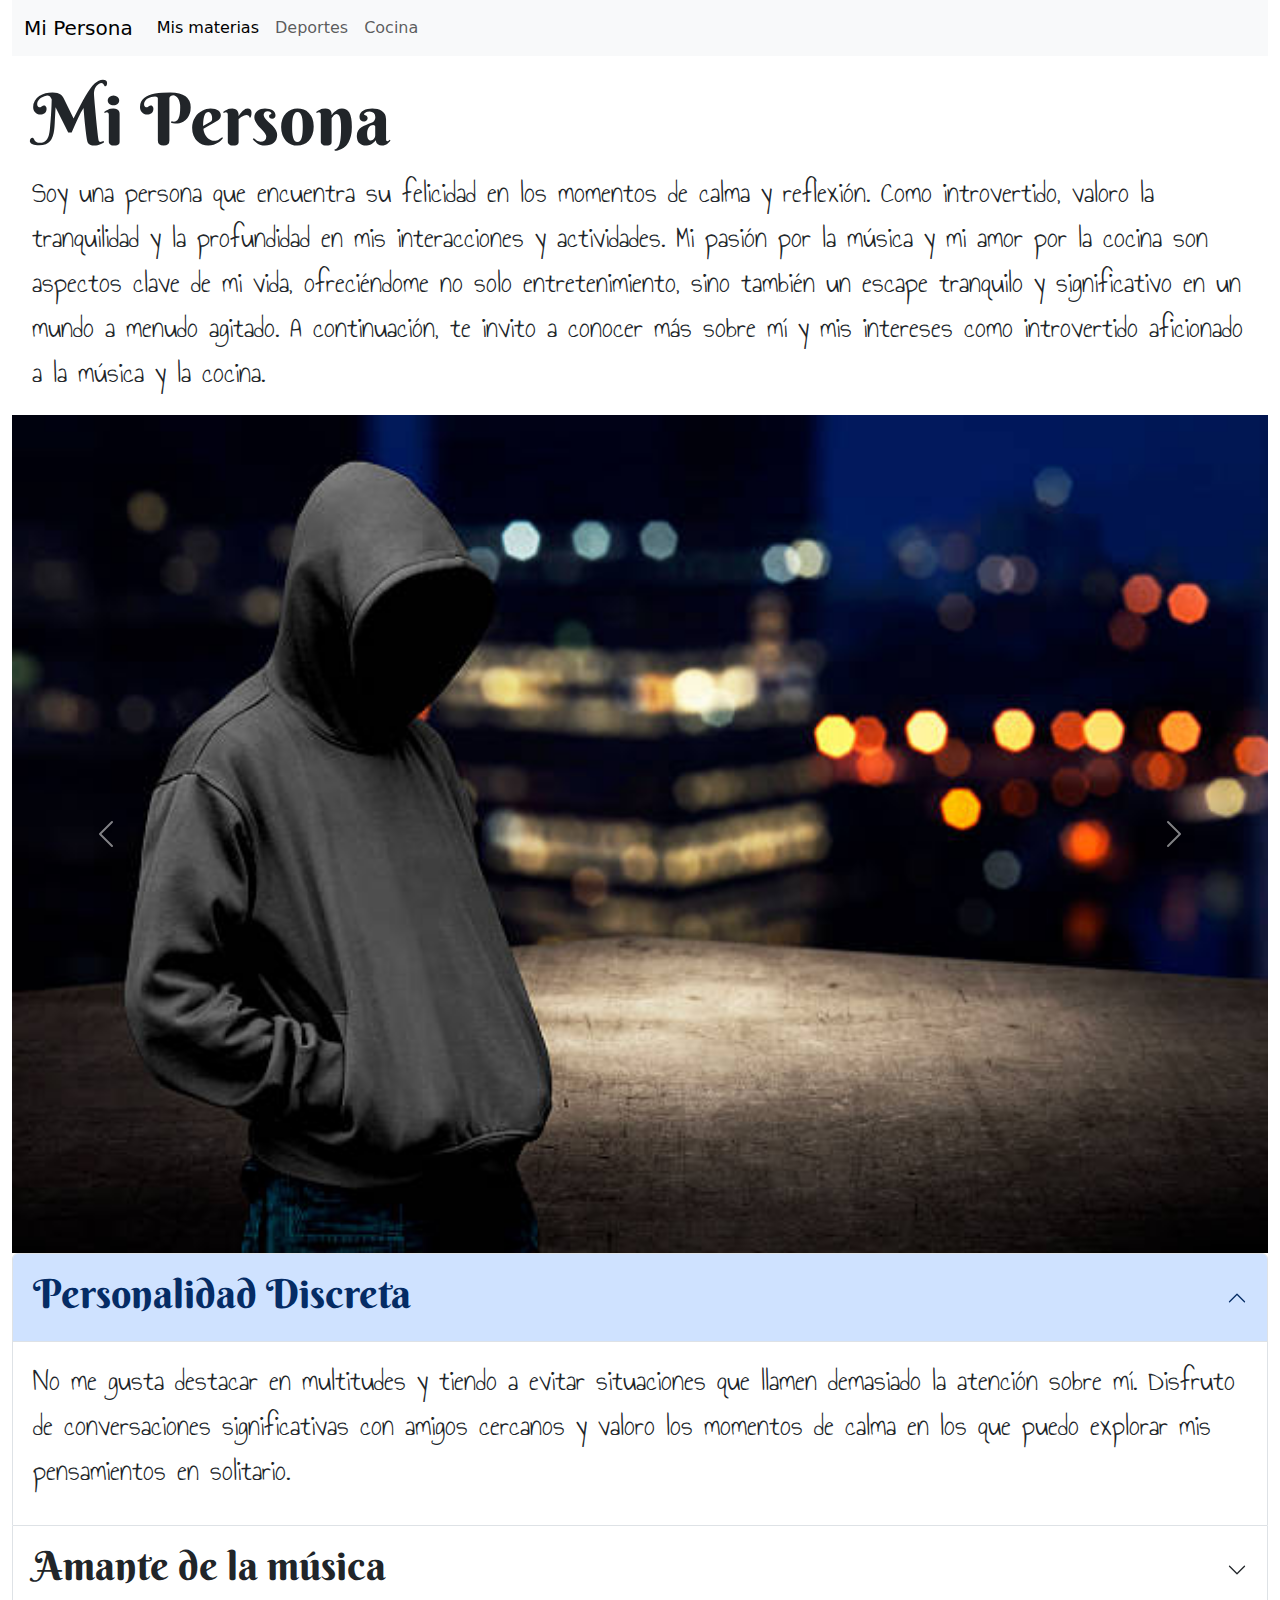
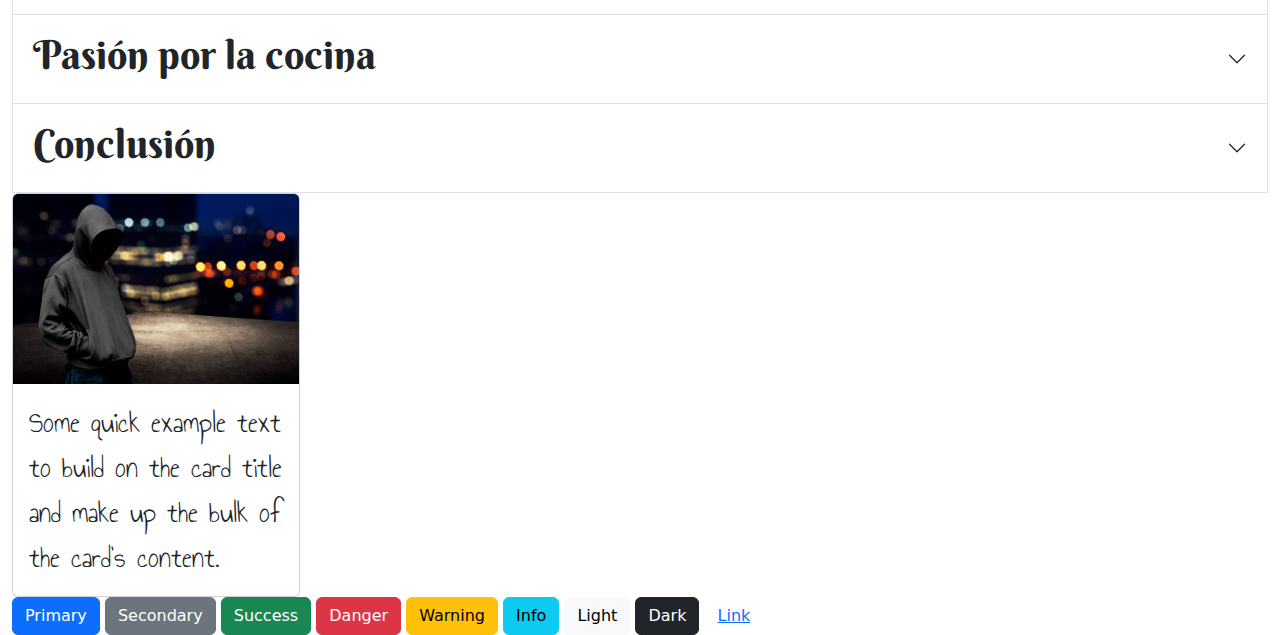
<file: index.html>
<!DOCTYPE html>
<html lang="en">
<head>
    <meta charset="UTF-8">
    <meta name="viewport" content="width=device-width, initial-scale=1.0">
    <link rel="stylesheet" href="https://cdn.jsdelivr.net/npm/bootstrap@5.2.3/dist/css/bootstrap.min.css">
    <link rel="stylesheet" href="css/estilo.css">
    <link rel="preconnect" href="https://fonts.googleapis.com">
    <link rel="preconnect" href="https://fonts.gstatic.com" crossorigin>
    <link href="https://fonts.googleapis.com/css2?family=Berkshire+Swash&family=Indie+Flower&display=swap" rel="stylesheet">
    
    <link rel="preconnect" href="https://fonts.googleapis.com">
<link rel="preconnect" href="https://fonts.gstatic.com" crossorigin>
<link href="https://fonts.googleapis.com/css2?family=Annie+Use+Your+Telescope&family=Berkshire+Swash&family=Indie+Flower&display=swap" rel="stylesheet">
    
    <title>Document</title>
</head>
<body>
    <div class="container-fluid">
        <div class="row">
            <div class="col">
                <nav class="navbar navbar-expand-lg bg-light">
                    <div class="container-fluid">
                      <a class="navbar-brand" href="#">Mi Persona</a>
                      <button class="navbar-toggler" type="button" data-bs-toggle="collapse" data-bs-target="#navbarNav" aria-controls="navbarNav" aria-expanded="false" aria-label="Toggle navigation">
                        <span class="navbar-toggler-icon"></span>
                      </button>
                      <div class="collapse navbar-collapse" id="navbarNav">
                        <ul class="navbar-nav">
                          <li class="nav-item">
                            <a class="nav-link active" aria-current="page" href="paginas/dos.html">Mis materias</a>
                          </li>
                          <li class="nav-item">
                            <a class="nav-link" href="paginas/tres.html">Deportes</a>
                          </li>
                          <li class="nav-item">
                            <a class="nav-link" href="paginas/cuatro.html">Cocina</a>
                          </li>
                         
                        </ul>
                      </div>
                    </div>
                  </nav>
            </div>
        </div>
        
        <div class="parrafo">
            <h1 class="display-2">Mi Persona</h1>
            <p>Soy una persona que encuentra su felicidad en los momentos de calma y reflexión. Como introvertido, valoro la tranquilidad y la profundidad en mis interacciones y actividades. Mi pasión por la música y mi amor por la cocina son aspectos clave de mi vida, ofreciéndome no solo entretenimiento, sino también un escape tranquilo y significativo en un mundo a menudo agitado. A continuación, te invito a conocer más sobre mí y mis intereses como introvertido aficionado a la música y la cocina.</p>
        </div>
        
        <div class="row">
            <div class="col">
                <div id="carouselExampleControls" class="carousel slide" data-bs-ride="carousel">
                    <div class="carousel-inner">
                      <div class="carousel-item active">
                        <img src="imagenes/img1.jpg" class="d-block w-100" alt="...">
                      </div>
                      <div class="carousel-item">
                        <img src="imagenes/img2.jpg" class="d-block w-100" alt="...">
                      </div>
                      <div class="carousel-item">
                        <img src="imagenes/img3.jpg" class="d-block w-100" alt="...">
                      </div>
                    </div>
                    <button class="carousel-control-prev" type="button" data-bs-target="#carouselExampleControls" data-bs-slide="prev">
                      <span class="carousel-control-prev-icon" aria-hidden="true"></span>
                      <span class="visually-hidden">Previous</span>
                    </button>
                    <button class="carousel-control-next" type="button" data-bs-target="#carouselExampleControls" data-bs-slide="next">
                      <span class="carousel-control-next-icon" aria-hidden="true"></span>
                      <span class="visually-hidden">Next</span>
                    </button>
                  </div>
            </div>

        </div>

        

        <div class="accordion" id="accordionExample">
            <div class="accordion-item">
              <h2 class="accordion-header" id="headingOne">
                <button class="accordion-button" type="button" data-bs-toggle="collapse" data-bs-target="#collapseOne" aria-expanded="true" aria-controls="collapseOne">
                  <h1 class="display-6">Personalidad Discreta</h1>
                </button>
              </h2>
              <div id="collapseOne" class="accordion-collapse collapse show" aria-labelledby="headingOne" data-bs-parent="#accordionExample">
                <div class="accordion-body">
                  <p>No me gusta destacar en multitudes y tiendo a evitar situaciones que llamen demasiado la atención sobre mí. Disfruto de conversaciones significativas con amigos cercanos y valoro los momentos de calma en los que puedo explorar mis pensamientos en solitario.</p>
                </div>
              </div>
            </div>
            <div class="accordion-item">
              <h2 class="accordion-header" id="headingTwo">
                <button class="accordion-button collapsed" type="button" data-bs-toggle="collapse" data-bs-target="#collapseTwo" aria-expanded="false" aria-controls="collapseTwo">
                    <h1 class="display-6">Amante de la música</h1>
                </button>
              </h2>
              <div id="collapseTwo" class="accordion-collapse collapse" aria-labelledby="headingTwo" data-bs-parent="#accordionExample">
                <div class="accordion-body">
                 <p>La música es mi refugio y mi compañera constante. Me sumerjo en los ritmos y las melodías que resuenan con mis emociones más profundas. Desde la suave cadencia de un piano hasta la energía cruda de una guitarra eléctrica, la música me transporta a lugares lejanos sin siquiera moverme.</p>
                </div>
              </div>
            </div>
            <div class="accordion-item">
              <h2 class="accordion-header" id="headingThree">
                <button class="accordion-button collapsed" type="button" data-bs-toggle="collapse" data-bs-target="#collapseThree" aria-expanded="false" aria-controls="collapseThree">
                    <h1 class="display-6">Pasión por la cocina</h1>
                </button>
              </h2>
              <div id="collapseThree" class="accordion-collapse collapse" aria-labelledby="headingThree" data-bs-parent="#accordionExample">
                <div class="accordion-body">
                  <p>Aunque no me considero un chef experto, encuentro alegría en experimentar con ingredientes y sabores en la cocina. Disfruto de la intimidad de mi hogar mientras preparo platos simples pero reconfortantes que satisfacen mis sentidos. La cocina es mi espacio para explorar y crear sin la presión de la mirada ajena.</p>
                </div>
              </div>
            </div>
            <div class="accordion-item">
                <h2 class="accordion-header" id="headingFour">
                  <button class="accordion-button collapsed" type="button" data-bs-toggle="collapse" data-bs-target="#collapseFour" aria-expanded="false" aria-controls="collapseFour">
                    <h1 class="display-6">Conclusión</h1>
                  </button>
                </h2>
                <div id="collapseFour" class="accordion-collapse collapse" aria-labelledby="headingFour" data-bs-parent="#accordionExample">
                  <div class="accordion-body">
                   <p>Aunque no me considero un chef experto, encuentro alegría en experimentar con ingredientes y sabores en la cocina. Disfruto de la intimidad de mi hogar mientras preparo platos simples pero reconfortantes que satisfacen mis sentidos. La cocina es mi espacio para explorar y crear sin la presión de la mirada ajena.</p>
                  </div>
                </div>
              </div>



              <div class="card" style="width: 18rem;">
                <img src="imagenes/img1.jpg" class="card-img-top" alt="...">
                <div class="card-body">
                  <p class="card-text">Some quick example text to build on the card title and make up the bulk of the card's content.</p>
                </div>
              </div>   
             

              <button type="button" class="btn btn-primary">Primary</button>
<button type="button" class="btn btn-secondary">Secondary</button>
<button type="button" class="btn btn-success">Success</button>
<button type="button" class="btn btn-danger">Danger</button>
<button type="button" class="btn btn-warning">Warning</button>
<button type="button" class="btn btn-info">Info</button>
<button type="button" class="btn btn-light">Light</button>
<button type="button" class="btn btn-dark">Dark</button>

<button type="button" class="btn btn-link">Link</button>

       
    </div>
    




    <script src="https://cdn.jsdelivr.net/npm/bootstrap@5.2.3/dist/js/bootstrap.bundle.min.js"></script>
</body>
</html>
</file>
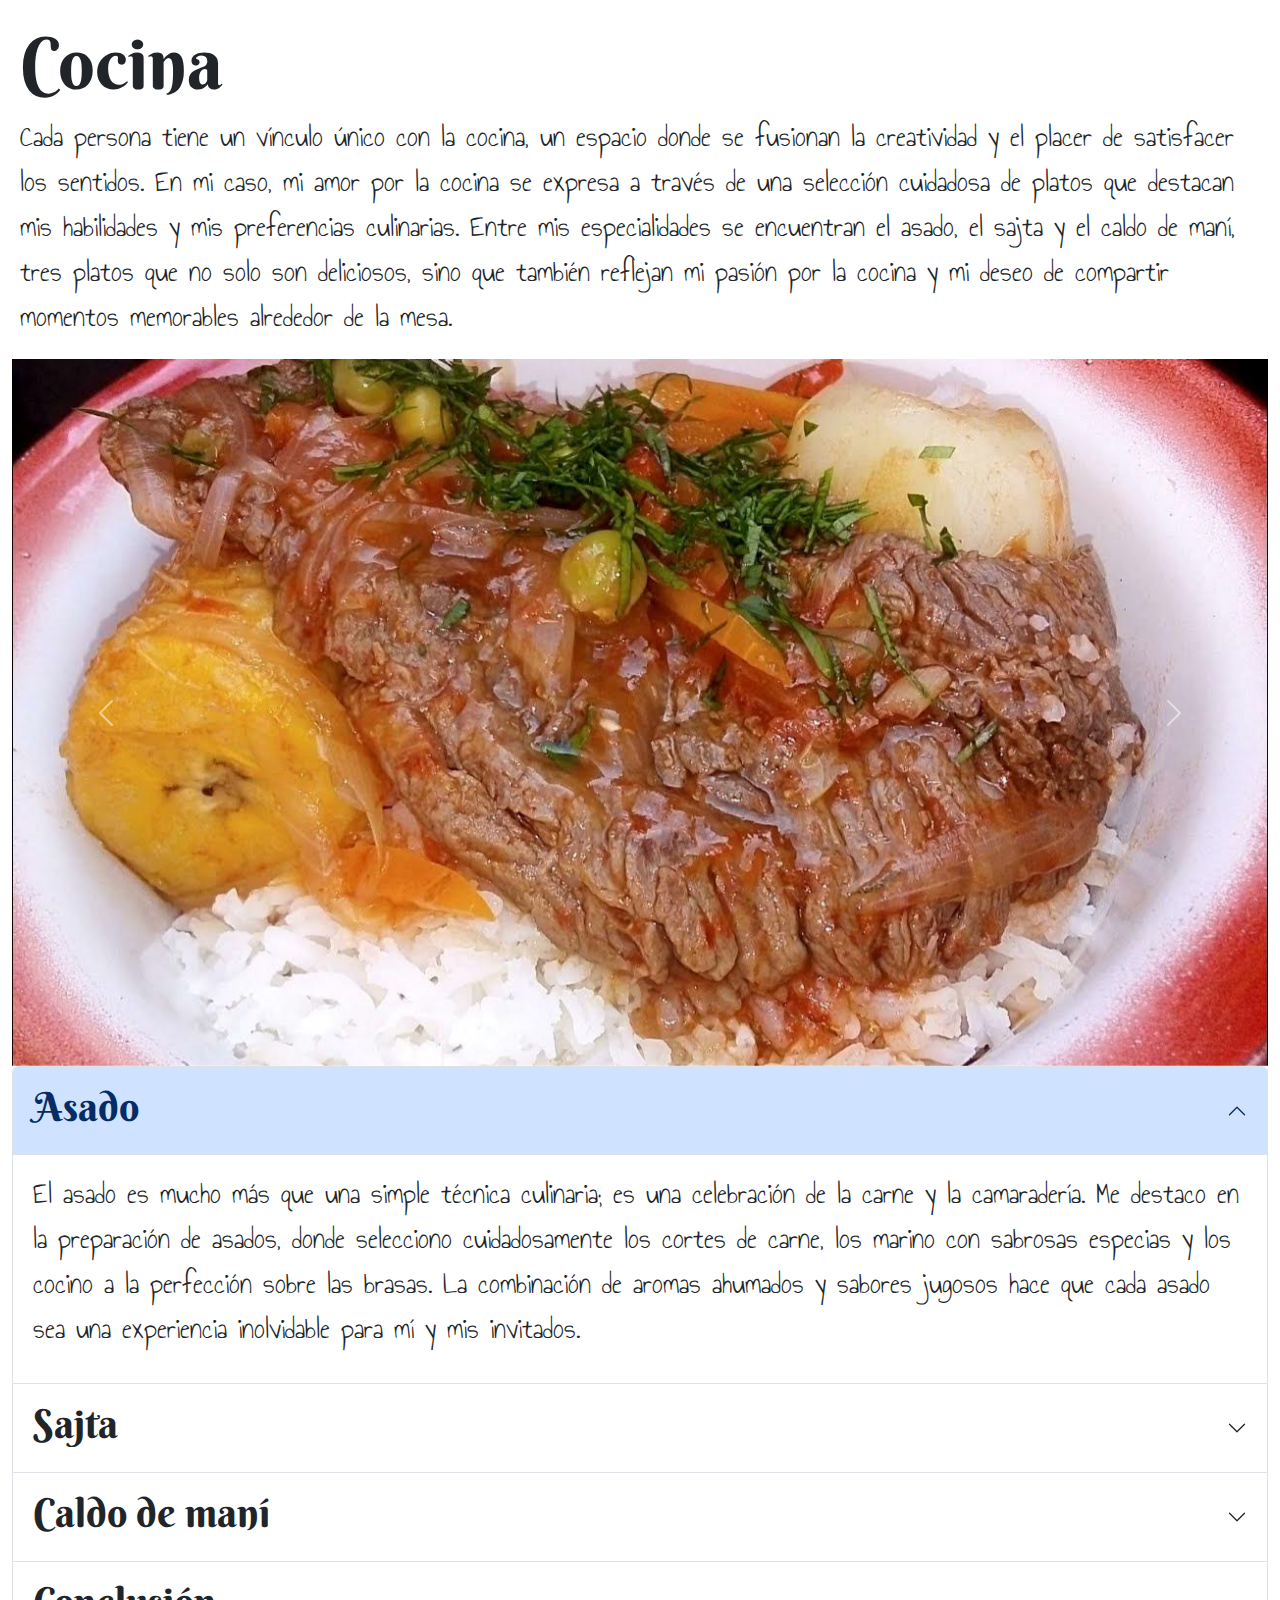
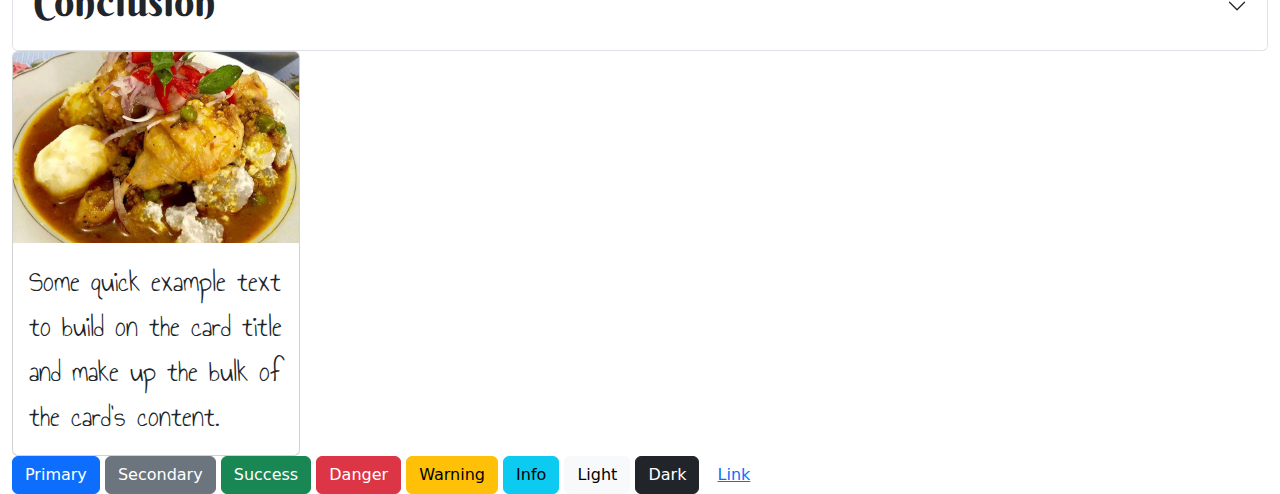
<file: paginas/cuatro.html>
<!DOCTYPE html>
<html lang="en">
<head>
    <meta charset="UTF-8">
    <meta name="viewport" content="width=device-width, initial-scale=1.0">
    <link rel="stylesheet" href="https://cdn.jsdelivr.net/npm/bootstrap@5.2.3/dist/css/bootstrap.min.css">
    <link rel="stylesheet" href="estilo1.css">
    <link rel="preconnect" href="https://fonts.googleapis.com">
    <link rel="preconnect" href="https://fonts.gstatic.com" crossorigin>
    <link href="https://fonts.googleapis.com/css2?family=Berkshire+Swash&family=Indie+Flower&display=swap" rel="stylesheet">
    
    <link rel="preconnect" href="https://fonts.googleapis.com">
    <link rel="preconnect" href="https://fonts.gstatic.com" crossorigin>
    <link href="https://fonts.googleapis.com/css2?family=Annie+Use+Your+Telescope&family=Berkshire+Swash&family=Indie+Flower&display=swap" rel="stylesheet">
    <title>Document</title>
</head>
<body>
    <div class="parrafo">
        <h1 class="display-2">Cocina</h1>
        <p>Cada persona tiene un vínculo único con la cocina, un espacio donde se fusionan la creatividad y el placer de satisfacer los sentidos. En mi caso, mi amor por la cocina se expresa a través de una selección cuidadosa de platos que destacan mis habilidades y mis preferencias culinarias. Entre mis especialidades se encuentran el asado, el sajta y el caldo de maní, tres platos que no solo son deliciosos, sino que también reflejan mi pasión por la cocina y mi deseo de compartir momentos memorables alrededor de la mesa.</p>
    </div>
    <div class="container-fluid">
        <div class="row">
            <div class="col">
                <div id="carouselExampleControls" class="carousel slide" data-bs-ride="carousel">
                    <div class="carousel-inner">
                      <div class="carousel-item active">
                        <img src="imagenes/img7.jpg" class="d-block w-100" alt="...">
                      </div>
                      <div class="carousel-item">
                        <img src="imagenes/img8.jpg" class="d-block w-100" alt="...">
                      </div>
                      <div class="carousel-item">
                        <img src="imagenes/img9.jpg" class="d-block w-100" alt="...">
                      </div>
                    </div>
                    <button class="carousel-control-prev" type="button" data-bs-target="#carouselExampleControls" data-bs-slide="prev">
                      <span class="carousel-control-prev-icon" aria-hidden="true"></span>
                      <span class="visually-hidden">Previous</span>
                    </button>
                    <button class="carousel-control-next" type="button" data-bs-target="#carouselExampleControls" data-bs-slide="next">
                      <span class="carousel-control-next-icon" aria-hidden="true"></span>
                      <span class="visually-hidden">Next</span>
                    </button>
                  </div>
            </div>

        </div>

        

        <div class="accordion" id="accordionExample">
            <div class="accordion-item">
              <h2 class="accordion-header" id="headingOne">
                <button class="accordion-button" type="button" data-bs-toggle="collapse" data-bs-target="#collapseOne" aria-expanded="true" aria-controls="collapseOne">
                  <h1 class="display-6">Asado</h1>
                </button>
              </h2>
              <div id="collapseOne" class="accordion-collapse collapse show" aria-labelledby="headingOne" data-bs-parent="#accordionExample">
                <div class="accordion-body">
                  <p>El asado es mucho más que una simple técnica culinaria; es una celebración de la carne y la camaradería. Me destaco en la preparación de asados, donde selecciono cuidadosamente los cortes de carne, los marino con sabrosas especias y los cocino a la perfección sobre las brasas. La combinación de aromas ahumados y sabores jugosos hace que cada asado sea una experiencia inolvidable para mí y mis invitados.</p>
                </div>
              </div>
            </div>
            <div class="accordion-item">
              <h2 class="accordion-header" id="headingTwo">
                <button class="accordion-button collapsed" type="button" data-bs-toggle="collapse" data-bs-target="#collapseTwo" aria-expanded="false" aria-controls="collapseTwo">
                    <h1 class="display-6">Sajta</h1>
                </button>
              </h2>
              <div id="collapseTwo" class="accordion-collapse collapse" aria-labelledby="headingTwo" data-bs-parent="#accordionExample">
                <div class="accordion-body">
                 <p>El sajta es un plato tradicional de la gastronomía peruana que cautiva con su mezcla de sabores y texturas. Mi habilidad para equilibrar los ingredientes clave, como el ají amarillo, las papas y la carne, hace que mi sajta sea una verdadera delicia. Con cada bocado, se puede apreciar el cuidado y la atención que pongo en cada paso de la preparación, desde la selección de los ingredientes hasta la presentación final en el plato.</p>
                </div>
              </div>
            </div>
            <div class="accordion-item">
              <h2 class="accordion-header" id="headingThree">
                <button class="accordion-button collapsed" type="button" data-bs-toggle="collapse" data-bs-target="#collapseThree" aria-expanded="false" aria-controls="collapseThree">
                    <h1 class="display-6">Caldo de maní</h1>
                </button>
              </h2>
              <div id="collapseThree" class="accordion-collapse collapse" aria-labelledby="headingThree" data-bs-parent="#accordionExample">
                <div class="accordion-body">
                 <p>El caldo de maní es una joya culinaria de la cocina sudamericana, y mi versión de este plato es una verdadera obra maestra. Con una base rica y cremosa de maní, combinada con carne tierna y verduras frescas, mi caldo de maní es reconfortante y lleno de sabor. La meticulosa preparación y la pasión que dedico a cada olla de caldo garantizan una experiencia gastronómica inigualable que deja a todos con ganas de más.</p>
                </div>
              </div>
            </div>
            <div class="accordion-item">
                <h2 class="accordion-header" id="headingFour">
                  <button class="accordion-button collapsed" type="button" data-bs-toggle="collapse" data-bs-target="#collapseFour" aria-expanded="false" aria-controls="collapseFour">
                    <h1 class="display-6">Conclusión</h1>
                  </button>
                </h2>
                <div id="collapseFour" class="accordion-collapse collapse" aria-labelledby="headingFour" data-bs-parent="#accordionExample">
                  <div class="accordion-body">
                   <p>En resumen, mi amor por la cocina se manifiesta a través de la creación de platos excepcionales que reflejan mi dedicación, creatividad y amor por los sabores auténticos. Ya sea preparando un asado, un sajta o un caldo de maní, mi objetivo es deleitar a quienes comparten mi mesa y crear recuerdos duraderos a través de la comida.</p>
                  </div>
                </div>
              </div>
              
          </div>
          <div class="card" style="width: 18rem;">
            <img src="imagenes/img8.jpg" class="card-img-top" alt="...">
            <div class="card-body">
              <p class="card-text">Some quick example text to build on the card title and make up the bulk of the card's content.</p>
            </div>
          </div>
          <button type="button" class="btn btn-primary">Primary</button>
<button type="button" class="btn btn-secondary">Secondary</button>
<button type="button" class="btn btn-success">Success</button>
<button type="button" class="btn btn-danger">Danger</button>
<button type="button" class="btn btn-warning">Warning</button>
<button type="button" class="btn btn-info">Info</button>
<button type="button" class="btn btn-light">Light</button>
<button type="button" class="btn btn-dark">Dark</button>

<button type="button" class="btn btn-link">Link</button>

       
    </div>
    

    <script src="https://cdn.jsdelivr.net/npm/bootstrap@5.2.3/dist/js/bootstrap.bundle.min.js"></script>
</body>
</html>
</file>
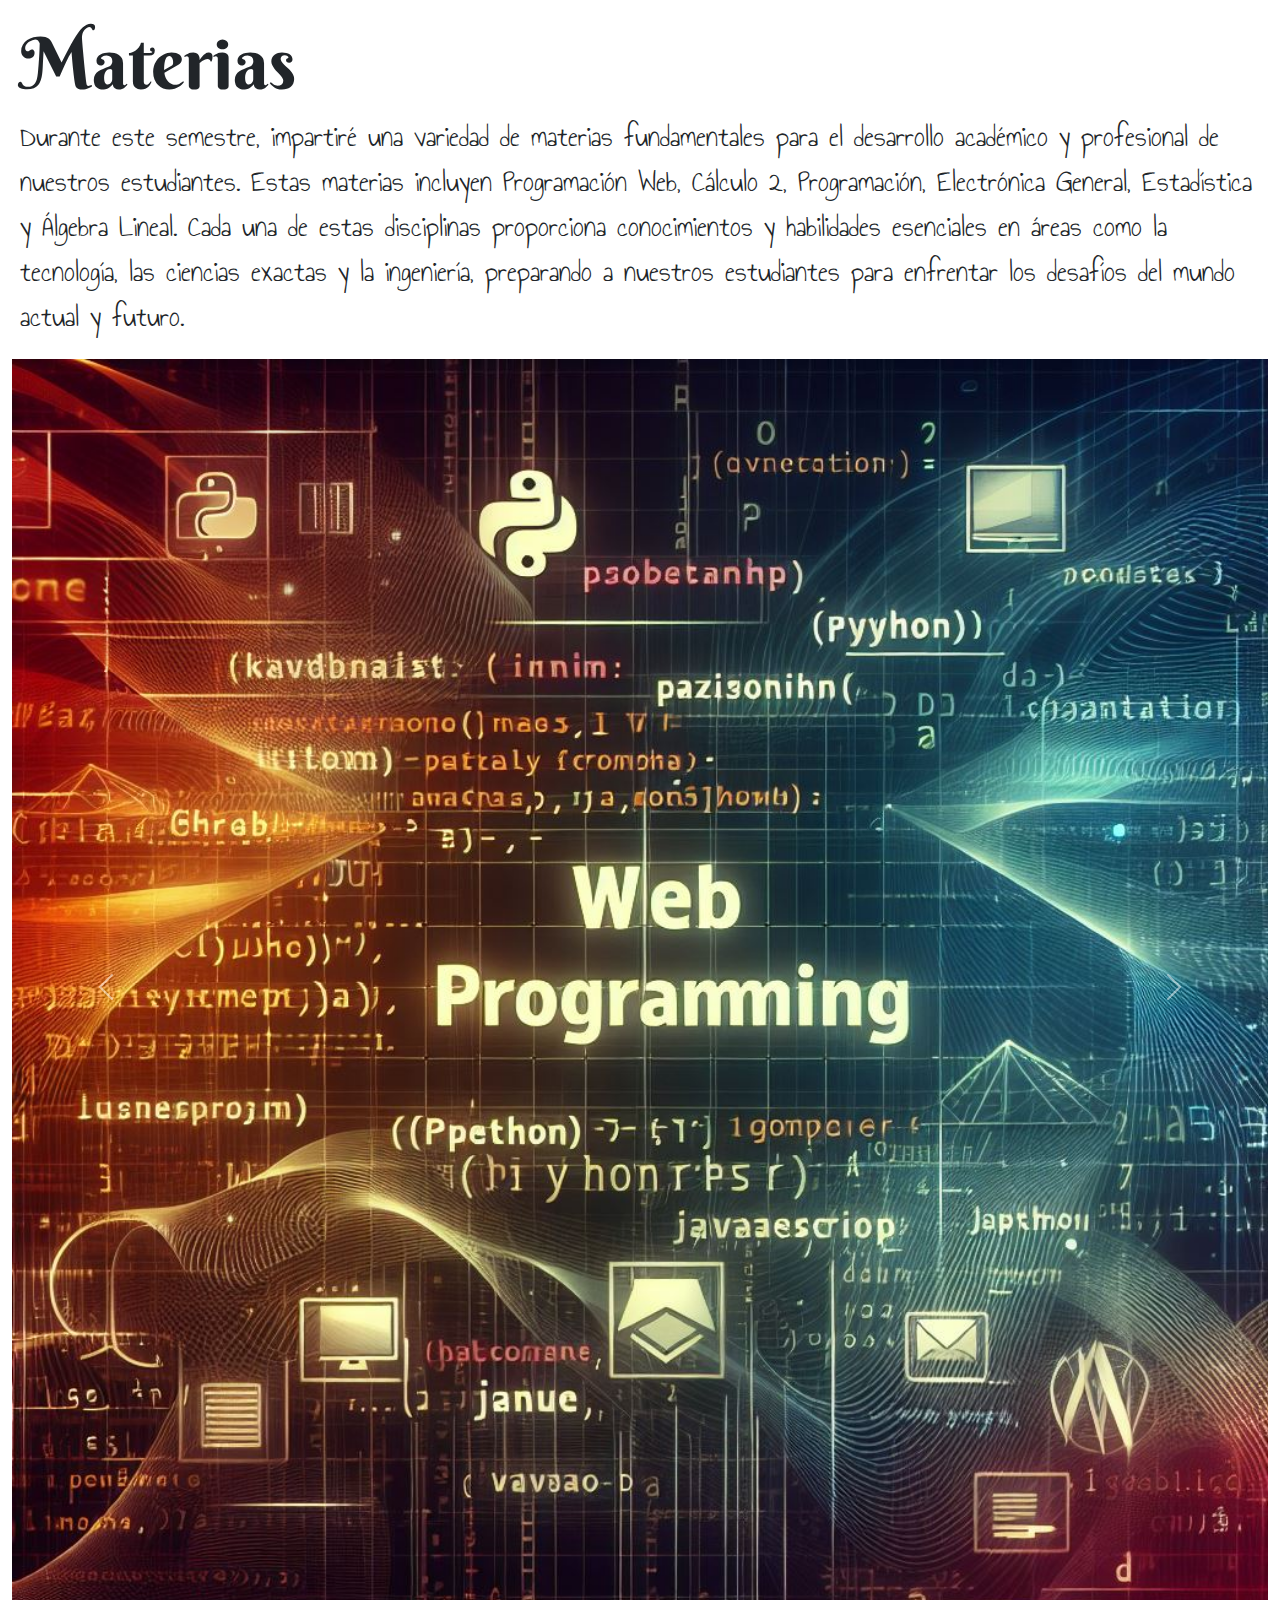
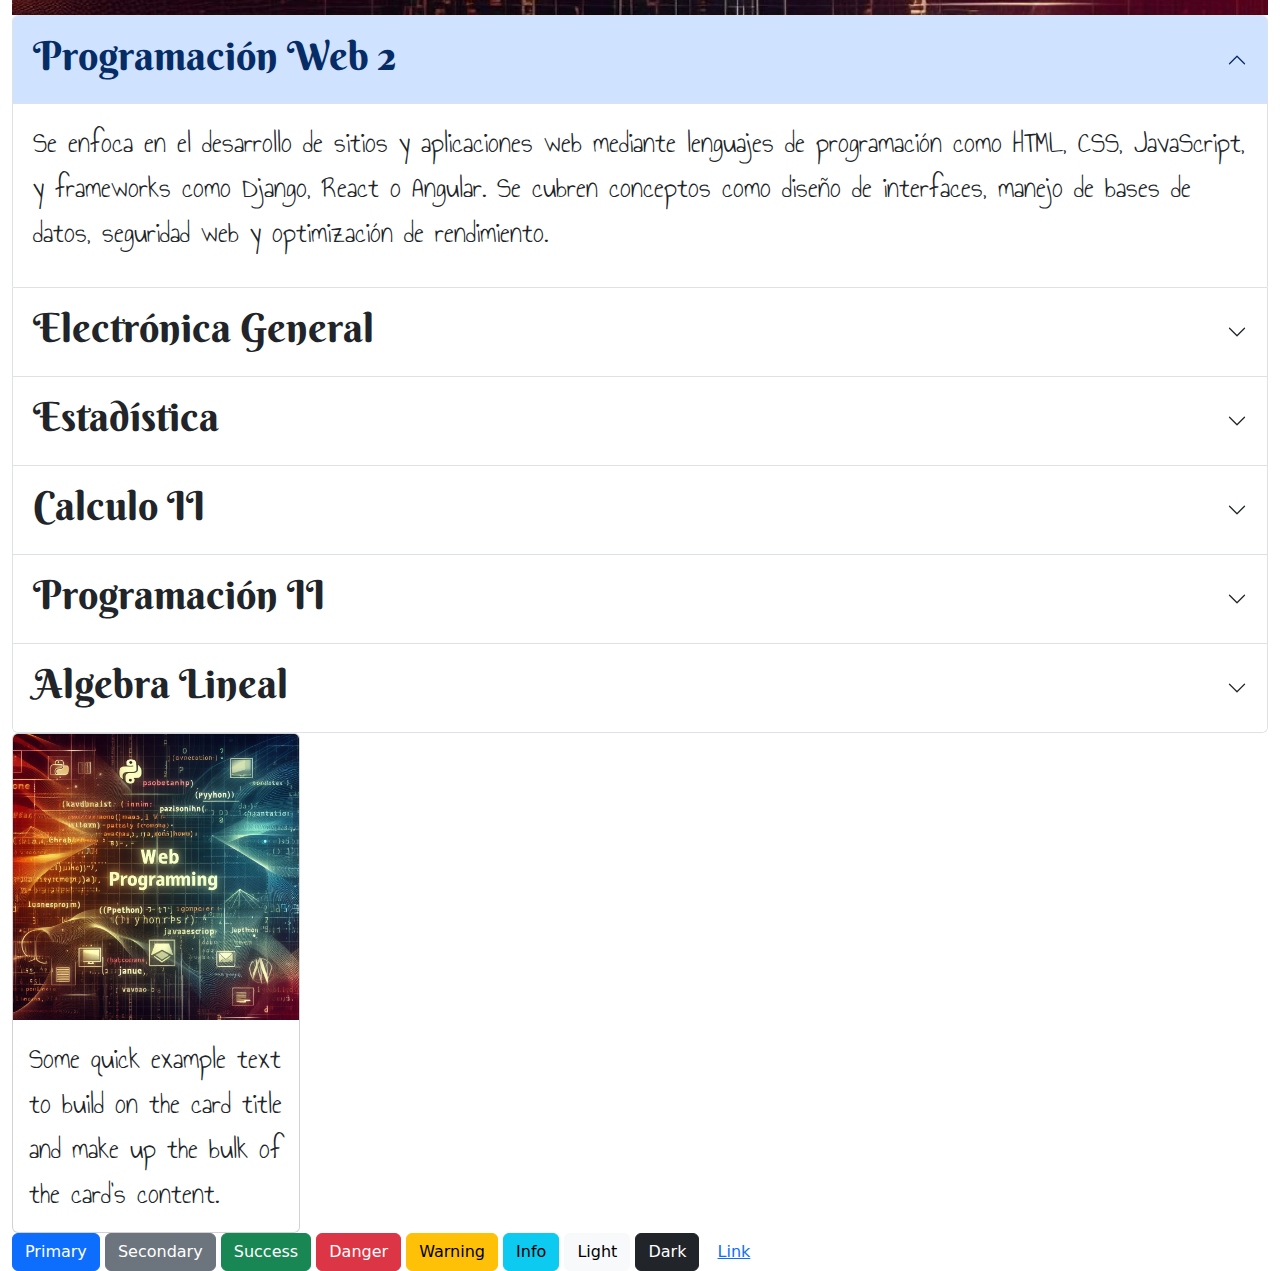
<file: paginas/dos.html>
<!DOCTYPE html>
<html lang="en">
<head>
    <meta charset="UTF-8">
    <meta name="viewport" content="width=device-width, initial-scale=1.0">
    <link rel="stylesheet" href="https://cdn.jsdelivr.net/npm/bootstrap@5.2.3/dist/css/bootstrap.min.css">
    <link rel="stylesheet" href="estilo1.css">
    <link rel="preconnect" href="https://fonts.googleapis.com">
    <link rel="preconnect" href="https://fonts.gstatic.com" crossorigin>
    <link href="https://fonts.googleapis.com/css2?family=Berkshire+Swash&family=Indie+Flower&display=swap" rel="stylesheet">
    
    <link rel="preconnect" href="https://fonts.googleapis.com">
    <link rel="preconnect" href="https://fonts.gstatic.com" crossorigin>
    <link href="https://fonts.googleapis.com/css2?family=Annie+Use+Your+Telescope&family=Berkshire+Swash&family=Indie+Flower&display=swap" rel="stylesheet">

    <title>Document</title>
</head>
<body>
    <div class="parrafo">
        <h1 class="display-2">Materias</h1>
        <p>Durante este semestre, impartiré una variedad de materias fundamentales para el desarrollo académico y profesional de nuestros estudiantes. Estas materias incluyen Programación Web, Cálculo 2, Programación, Electrónica General, Estadística y Álgebra Lineal. Cada una de estas disciplinas proporciona conocimientos y habilidades esenciales en áreas como la tecnología, las ciencias exactas y la ingeniería, preparando a nuestros estudiantes para enfrentar los desafíos del mundo actual y futuro.</p>
    </div>
    <div class="container-fluid">
        <div class="row">
            <div class="col">
                <div id="carouselExampleControls" class="carousel slide" data-bs-ride="carousel">
                    <div class="carousel-inner">
                      <div class="carousel-item active">
                        <img src="imagenes/materia1.jpg" class="d-block w-100" alt="...">
                      </div>
                      <div class="carousel-item">
                        <img src="imagenes/materia2.jpg" class="d-block w-100" alt="...">
                      </div>
                      <div class="carousel-item">
                        <img src="imagenes/materia3.jpg" class="d-block w-100" alt="...">
                      </div>
                    </div>
                    <button class="carousel-control-prev" type="button" data-bs-target="#carouselExampleControls" data-bs-slide="prev">
                      <span class="carousel-control-prev-icon" aria-hidden="true"></span>
                      <span class="visually-hidden">Previous</span>
                    </button>
                    <button class="carousel-control-next" type="button" data-bs-target="#carouselExampleControls" data-bs-slide="next">
                      <span class="carousel-control-next-icon" aria-hidden="true"></span>
                      <span class="visually-hidden">Next</span>
                    </button>
                  </div>
            </div>

        </div>

        

        <div class="accordion" id="accordionExample">
            <div class="accordion-item">
              <h2 class="accordion-header" id="headingOne">
                <button class="accordion-button" type="button" data-bs-toggle="collapse" data-bs-target="#collapseOne" aria-expanded="true" aria-controls="collapseOne">
                  <h1 class="display-6">Programación Web 2</h1>
                </button>
              </h2>
              <div id="collapseOne" class="accordion-collapse collapse show" aria-labelledby="headingOne" data-bs-parent="#accordionExample">
                <div class="accordion-body">
                  <p>Se enfoca en el desarrollo de sitios y aplicaciones web mediante lenguajes de programación como HTML, CSS, JavaScript, y frameworks como Django, React o Angular. Se cubren conceptos como diseño de interfaces, manejo de bases de datos, seguridad web y optimización de rendimiento.</p>
                </div>
              </div>
            </div>
            <div class="accordion-item">
              <h2 class="accordion-header" id="headingTwo">
                <button class="accordion-button collapsed" type="button" data-bs-toggle="collapse" data-bs-target="#collapseTwo" aria-expanded="false" aria-controls="collapseTwo">
                    <h1 class="display-6">Electrónica General</h1>
                </button>
              </h2>
              <div id="collapseTwo" class="accordion-collapse collapse" aria-labelledby="headingTwo" data-bs-parent="#accordionExample">
                <div class="accordion-body">
                 <p>Se centra en los fundamentos teóricos y prácticos de los circuitos electrónicos. Cubre temas como análisis de circuitos, componentes electrónicos (resistores, capacitores, transistores), amplificadores, circuitos digitales, y dispositivos semiconductores, entre otros.</p>
                </div>
              </div>
            </div>
            <div class="accordion-item">
              <h2 class="accordion-header" id="headingThree">
                <button class="accordion-button collapsed" type="button" data-bs-toggle="collapse" data-bs-target="#collapseThree" aria-expanded="false" aria-controls="collapseThree">
                    <h1 class="display-6">Estadística</h1>
                </button>
              </h2>
              <div id="collapseThree" class="accordion-collapse collapse" aria-labelledby="headingThree" data-bs-parent="#accordionExample">
                <div class="accordion-body">
                  <p> Es el estudio de la recopilación, análisis, interpretación y presentación de datos. Incluye la aplicación de métodos para describir y resumir conjuntos de datos, inferir conclusiones sobre poblaciones a partir de muestras, y realizar predicciones basadas en modelos probabilísticos.</p>
                </div>
              </div>
            </div>
            <div class="accordion-item">
                <h2 class="accordion-header" id="headingFour">
                  <button class="accordion-button collapsed" type="button" data-bs-toggle="collapse" data-bs-target="#collapseFour" aria-expanded="false" aria-controls="collapseFour">
                    <h1 class="display-6">Calculo II</h1>
                  </button>
                </h2>
                <div id="collapseFour" class="accordion-collapse collapse" aria-labelledby="headingFour" data-bs-parent="#accordionExample">
                  <div class="accordion-body">
                    <p>Es una continuación del cálculo diferencial e integral. Se profundiza en técnicas de integración, como integración por partes, sustitución trigonométrica, así como en el estudio de funciones de varias variables, límites, derivadas parciales e integrales múltiples.</p>
                  </div>
                </div>
              </div>
              <div class="accordion-item">
                <h2 class="accordion-header" id="headingFive">
                  <button class="accordion-button collapsed" type="button" data-bs-toggle="collapse" data-bs-target="#collapseFive" aria-expanded="false" aria-controls="collapseFive">
                    <h1 class="display-6">Programación II</h1>
                  </button>
                </h2>
                <div id="collapseFive" class="accordion-collapse collapse" aria-labelledby="headingFive" data-bs-parent="#accordionExample">
                  <div class="accordion-body">
                    <p> Es el estudio de los principios y técnicas para desarrollar software. Incluye la comprensión de algoritmos, estructuras de datos, paradigmas de programación, así como la práctica en la escritura de código en lenguajes como Python, Java, C++, entre otros.</p>
                  </div>
                </div>
              </div>
              <div class="accordion-item">
                <h2 class="accordion-header" id="headingSix">
                  <button class="accordion-button collapsed" type="button" data-bs-toggle="collapse" data-bs-target="#collapseSix" aria-expanded="false" aria-controls="collapseSix">
                    <h1 class="display-6">Algebra Lineal</h1>
                  </button>
                </h2>
                <div id="collapseSix" class="accordion-collapse collapse" aria-labelledby="headingSix" data-bs-parent="#accordionExample">
                  <div class="accordion-body">
                   <p>Se centra en el estudio de vectores, matrices y sistemas de ecuaciones lineales. Incluye conceptos como espacios vectoriales, transformaciones lineales, diagonalización de matrices, así como aplicaciones en diversas áreas como la geometría, la física y la informática.</p>
                  </div>
                </div>
              </div>
          </div>

       
          <div class="card" style="width: 18rem;">
            <img src="imagenes/materia1.jpg" class="card-img-top" alt="...">
            <div class="card-body">
              <p class="card-text">Some quick example text to build on the card title and make up the bulk of the card's content.</p>
            </div>
          </div>   

          <button type="button" class="btn btn-primary">Primary</button>
<button type="button" class="btn btn-secondary">Secondary</button>
<button type="button" class="btn btn-success">Success</button>
<button type="button" class="btn btn-danger">Danger</button>
<button type="button" class="btn btn-warning">Warning</button>
<button type="button" class="btn btn-info">Info</button>
<button type="button" class="btn btn-light">Light</button>
<button type="button" class="btn btn-dark">Dark</button>

<button type="button" class="btn btn-link">Link</button>
    </div>




    <script src="https://cdn.jsdelivr.net/npm/bootstrap@5.2.3/dist/js/bootstrap.bundle.min.js"></script>
</body>
</html>
</file>
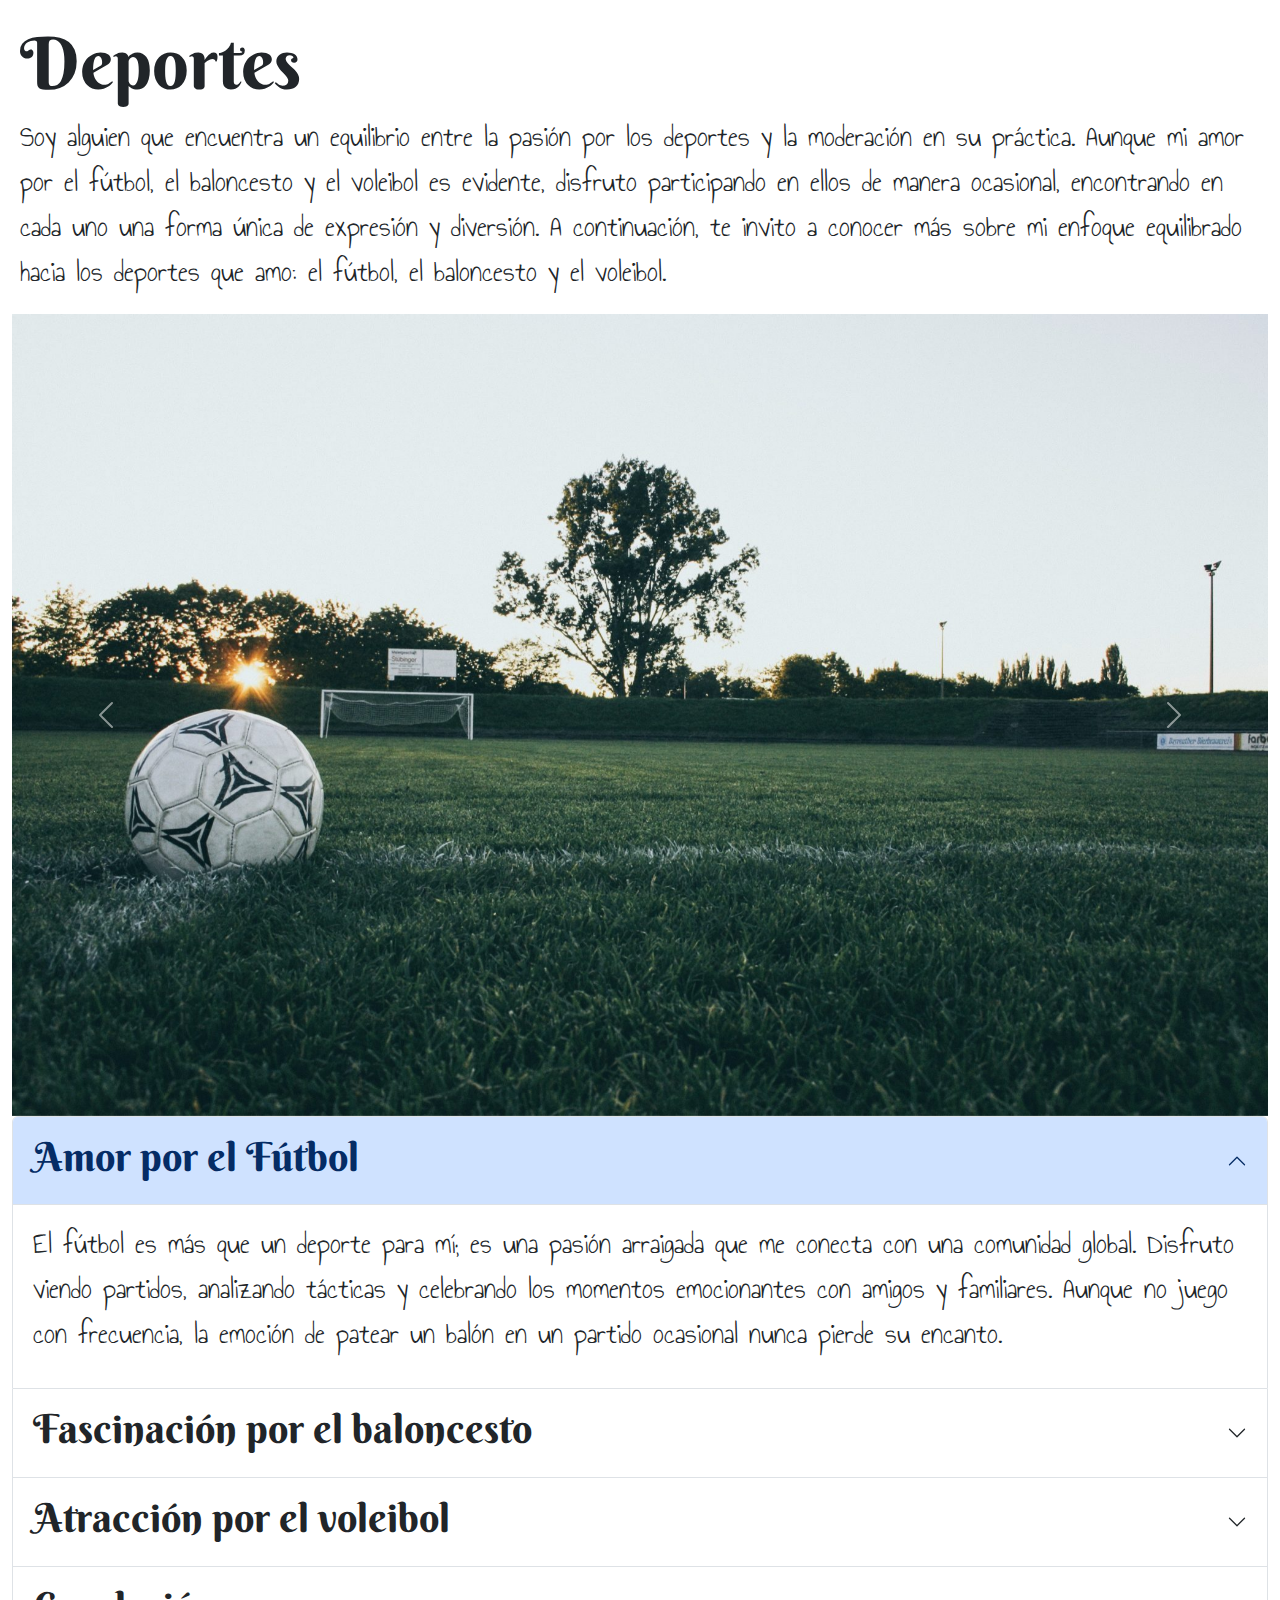
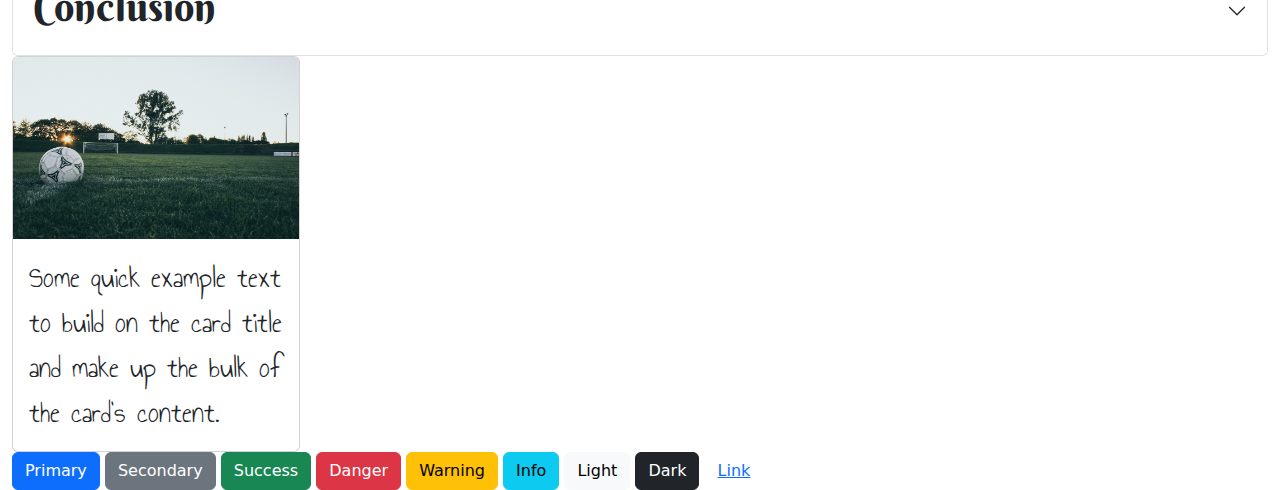
<file: paginas/tres.html>
<!DOCTYPE html>
<html lang="en">
<head>
    <meta charset="UTF-8">
    <meta name="viewport" content="width=device-width, initial-scale=1.0">
    <link rel="stylesheet" href="https://cdn.jsdelivr.net/npm/bootstrap@5.2.3/dist/css/bootstrap.min.css">
    <link rel="stylesheet" href="estilo1.css">
    <link rel="preconnect" href="https://fonts.googleapis.com">
    <link rel="preconnect" href="https://fonts.gstatic.com" crossorigin>
    <link href="https://fonts.googleapis.com/css2?family=Berkshire+Swash&family=Indie+Flower&display=swap" rel="stylesheet">
    
    <link rel="preconnect" href="https://fonts.googleapis.com">
    <link rel="preconnect" href="https://fonts.gstatic.com" crossorigin>
    <link href="https://fonts.googleapis.com/css2?family=Annie+Use+Your+Telescope&family=Berkshire+Swash&family=Indie+Flower&display=swap" rel="stylesheet">
    <title>Document</title>
</head>
<body>
    <div class="parrafo">
        <h1 class="display-2">Deportes</h1>
        <p>Soy alguien que encuentra un equilibrio entre la pasión por los deportes y la moderación en su práctica. Aunque mi amor por el fútbol, el baloncesto y el voleibol es evidente, disfruto participando en ellos de manera ocasional, encontrando en cada uno una forma única de expresión y diversión. A continuación, te invito a conocer más sobre mi enfoque equilibrado hacia los deportes que amo: el fútbol, el baloncesto y el voleibol.</p>
    </div>
    <div class="container-fluid">
        <div class="row">
            <div class="col">
                <div id="carouselExampleControls" class="carousel slide" data-bs-ride="carousel">
                    <div class="carousel-inner">
                      <div class="carousel-item active">
                        <img src="imagenes/img4.jpg" class="d-block w-100" alt="...">
                      </div>
                      <div class="carousel-item">
                        <img src="imagenes/img5.jpg" class="d-block w-100" alt="...">
                      </div>
                      <div class="carousel-item">
                        <img src="imagenes/img6.jpg" class="d-block w-100" alt="...">
                      </div>
                    </div>
                    <button class="carousel-control-prev" type="button" data-bs-target="#carouselExampleControls" data-bs-slide="prev">
                      <span class="carousel-control-prev-icon" aria-hidden="true"></span>
                      <span class="visually-hidden">Previous</span>
                    </button>
                    <button class="carousel-control-next" type="button" data-bs-target="#carouselExampleControls" data-bs-slide="next">
                      <span class="carousel-control-next-icon" aria-hidden="true"></span>
                      <span class="visually-hidden">Next</span>
                    </button>
                  </div>
            </div>

        </div>

        

        <div class="accordion" id="accordionExample">
            <div class="accordion-item">
              <h2 class="accordion-header" id="headingOne">
                <button class="accordion-button" type="button" data-bs-toggle="collapse" data-bs-target="#collapseOne" aria-expanded="true" aria-controls="collapseOne">
                  <h1 class="display-6">Amor por el Fútbol</h1>
                </button>
              </h2>
              <div id="collapseOne" class="accordion-collapse collapse show" aria-labelledby="headingOne" data-bs-parent="#accordionExample">
                <div class="accordion-body">
                 <p>El fútbol es más que un deporte para mí; es una pasión arraigada que me conecta con una comunidad global. Disfruto viendo partidos, analizando tácticas y celebrando los momentos emocionantes con amigos y familiares. Aunque no juego con frecuencia, la emoción de patear un balón en un partido ocasional nunca pierde su encanto.</p>
                </div>
              </div>
            </div>
            <div class="accordion-item">
              <h2 class="accordion-header" id="headingTwo">
                <button class="accordion-button collapsed" type="button" data-bs-toggle="collapse" data-bs-target="#collapseTwo" aria-expanded="false" aria-controls="collapseTwo">
                    <h1 class="display-6">Fascinación por el baloncesto</h1>
                </button>
              </h2>
              <div id="collapseTwo" class="accordion-collapse collapse" aria-labelledby="headingTwo" data-bs-parent="#accordionExample">
                <div class="accordion-body">
                 <p>El baloncesto me cautiva con su ritmo rápido y su habilidad atlética impresionante. Aunque mis momentos en la cancha pueden ser escasos, valoro cada oportunidad de driblar, pasar y encestar. Para mí, el baloncesto es más que un juego; es un medio para desafiarme a mí mismo y disfrutar del espíritu competitivo en un entorno amigable.</p>
                </div>
              </div>
            </div>
            <div class="accordion-item">
              <h2 class="accordion-header" id="headingThree">
                <button class="accordion-button collapsed" type="button" data-bs-toggle="collapse" data-bs-target="#collapseThree" aria-expanded="false" aria-controls="collapseThree">
                    <h1 class="display-6">Atracción por el voleibol</h1>
                </button>
              </h2>
              <div id="collapseThree" class="accordion-collapse collapse" aria-labelledby="headingThree" data-bs-parent="#accordionExample">
                <div class="accordion-body">
                 <p>El voleibol ofrece una combinación única de habilidad, estrategia y camaradería que encuentro irresistible. Aunque mis incursiones en la cancha pueden ser esporádicas, cada juego me brinda una oportunidad para disfrutar de la gracia de los saques, bloqueos y remates. Para mí, el voleibol es una forma de conectarme con amigos y disfrutar de la competencia en un ambiente relajado.</p>
                </div>
              </div>
            </div>
            <div class="accordion-item">
                <h2 class="accordion-header" id="headingFour">
                  <button class="accordion-button collapsed" type="button" data-bs-toggle="collapse" data-bs-target="#collapseFour" aria-expanded="false" aria-controls="collapseFour">
                    <h1 class="display-6">Conclusión</h1>
                  </button>
                </h2>
                <div id="collapseFour" class="accordion-collapse collapse" aria-labelledby="headingFour" data-bs-parent="#accordionExample">
                  <div class="accordion-body">
                   <p>Como aficionado a los deportes que disfruta del fútbol, el baloncesto y el voleibol, encuentro satisfacción en la diversidad de experiencias que cada uno ofrece. Aunque mi participación en cada deporte puede ser limitada, mi amor por ellos sigue siendo fuerte, brindándome momentos de alegría, camaradería y desafío cada vez que tengo la oportunidad de participar.</p>
                  </div>
                </div>
              </div>
              
          </div>

          <div class="card" style="width: 18rem;">
            <img src="imagenes/img4.jpg" class="card-img-top" alt="...">
            <div class="card-body">
              <p class="card-text">Some quick example text to build on the card title and make up the bulk of the card's content.</p>
            </div>
          </div>

          <button type="button" class="btn btn-primary">Primary</button>
<button type="button" class="btn btn-secondary">Secondary</button>
<button type="button" class="btn btn-success">Success</button>
<button type="button" class="btn btn-danger">Danger</button>
<button type="button" class="btn btn-warning">Warning</button>
<button type="button" class="btn btn-info">Info</button>
<button type="button" class="btn btn-light">Light</button>
<button type="button" class="btn btn-dark">Dark</button>

<button type="button" class="btn btn-link">Link</button>

       
    </div>

    


    <script src="https://cdn.jsdelivr.net/npm/bootstrap@5.2.3/dist/js/bootstrap.bundle.min.js"></script>
</body>
</html>
</file>
<file: css/estilo.css>
h1{
    font-family: "Berkshire Swash", serif;
    font-weight: 400;
    font-style: normal;
  }
.parrafo{
    margin: 20px;
}
p{
    font-family: "Annie Use Your Telescope", cursive;
    font-weight: 400;
    font-style: normal;
    font-size: 30px;
  }
</file>
<file: paginas/estilo1.css>
h1{
    font-family: "Berkshire Swash", serif;
    font-weight: 400;
    font-style: normal;
  }
.parrafo{
    margin: 20px;
}
p{
    font-family: "Annie Use Your Telescope", cursive;
    font-weight: 400;
    font-style: normal;
    font-size: 30px;
  }
</file>
